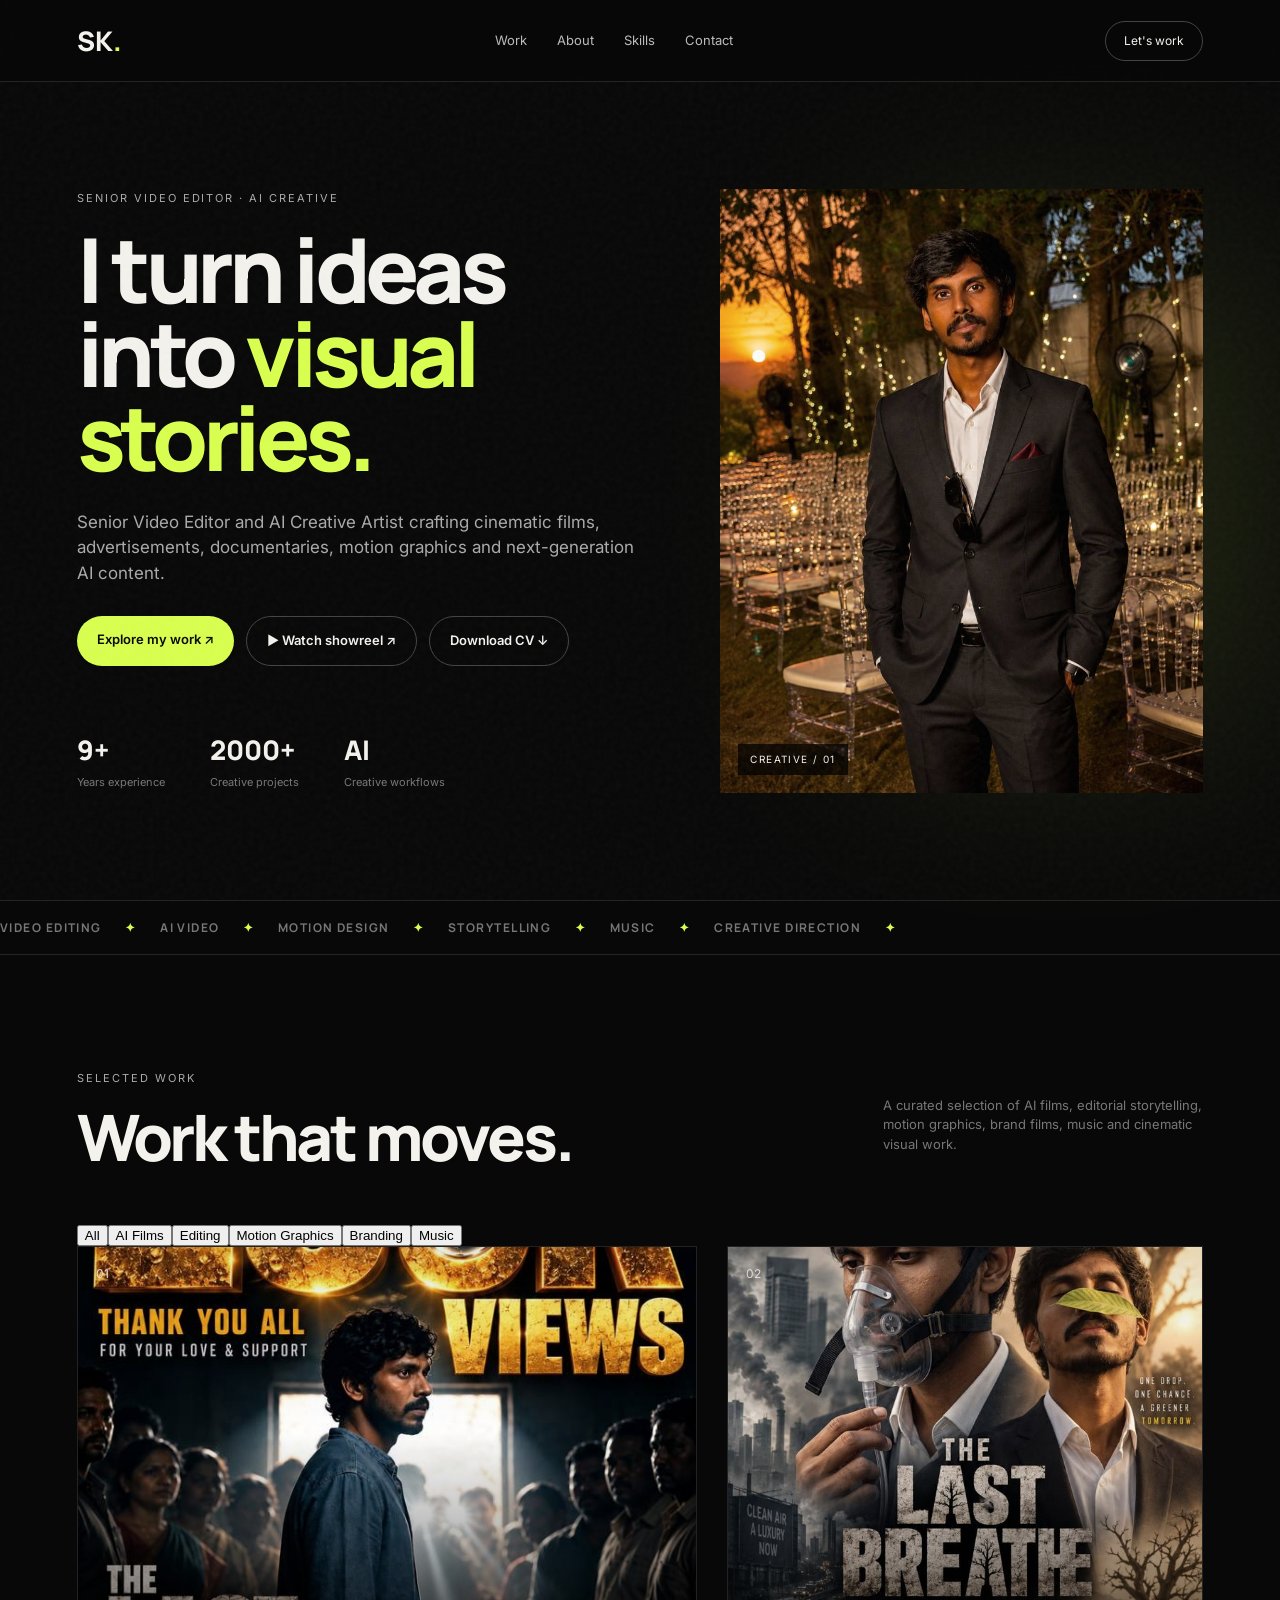
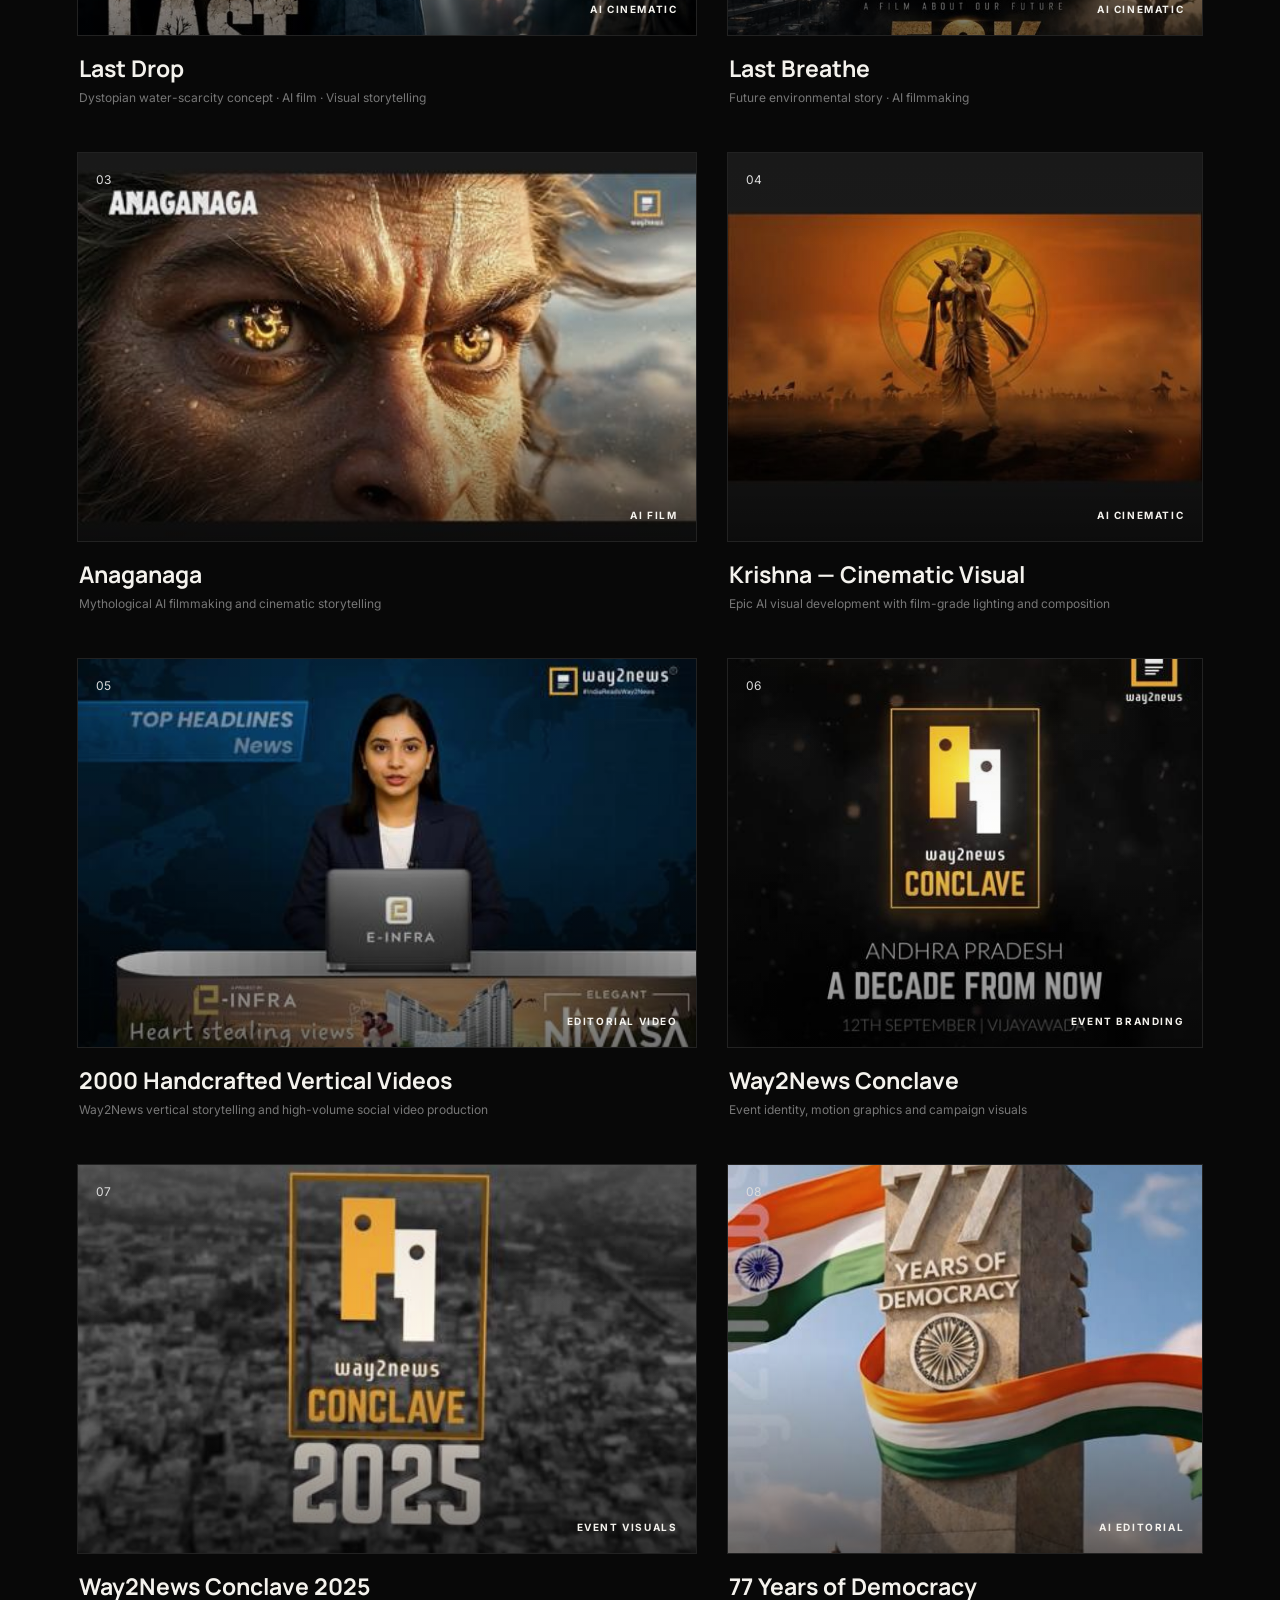
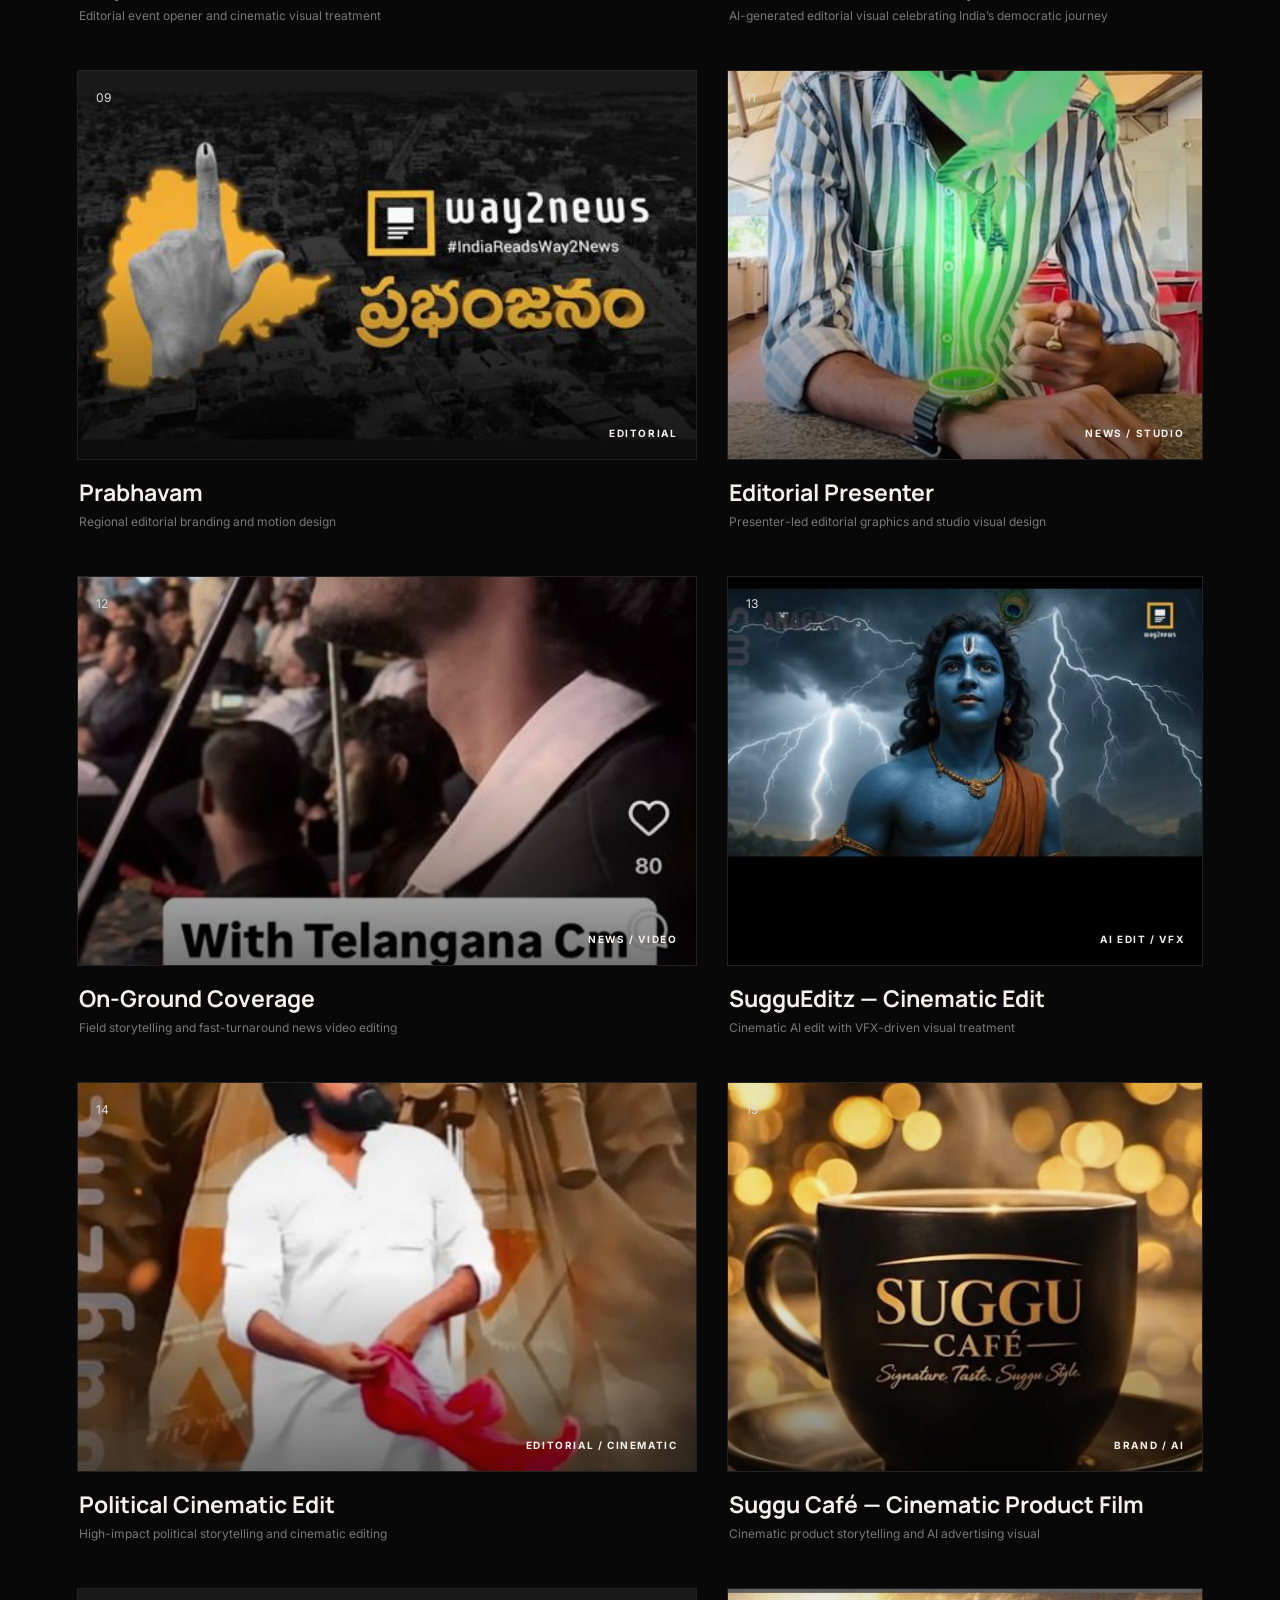
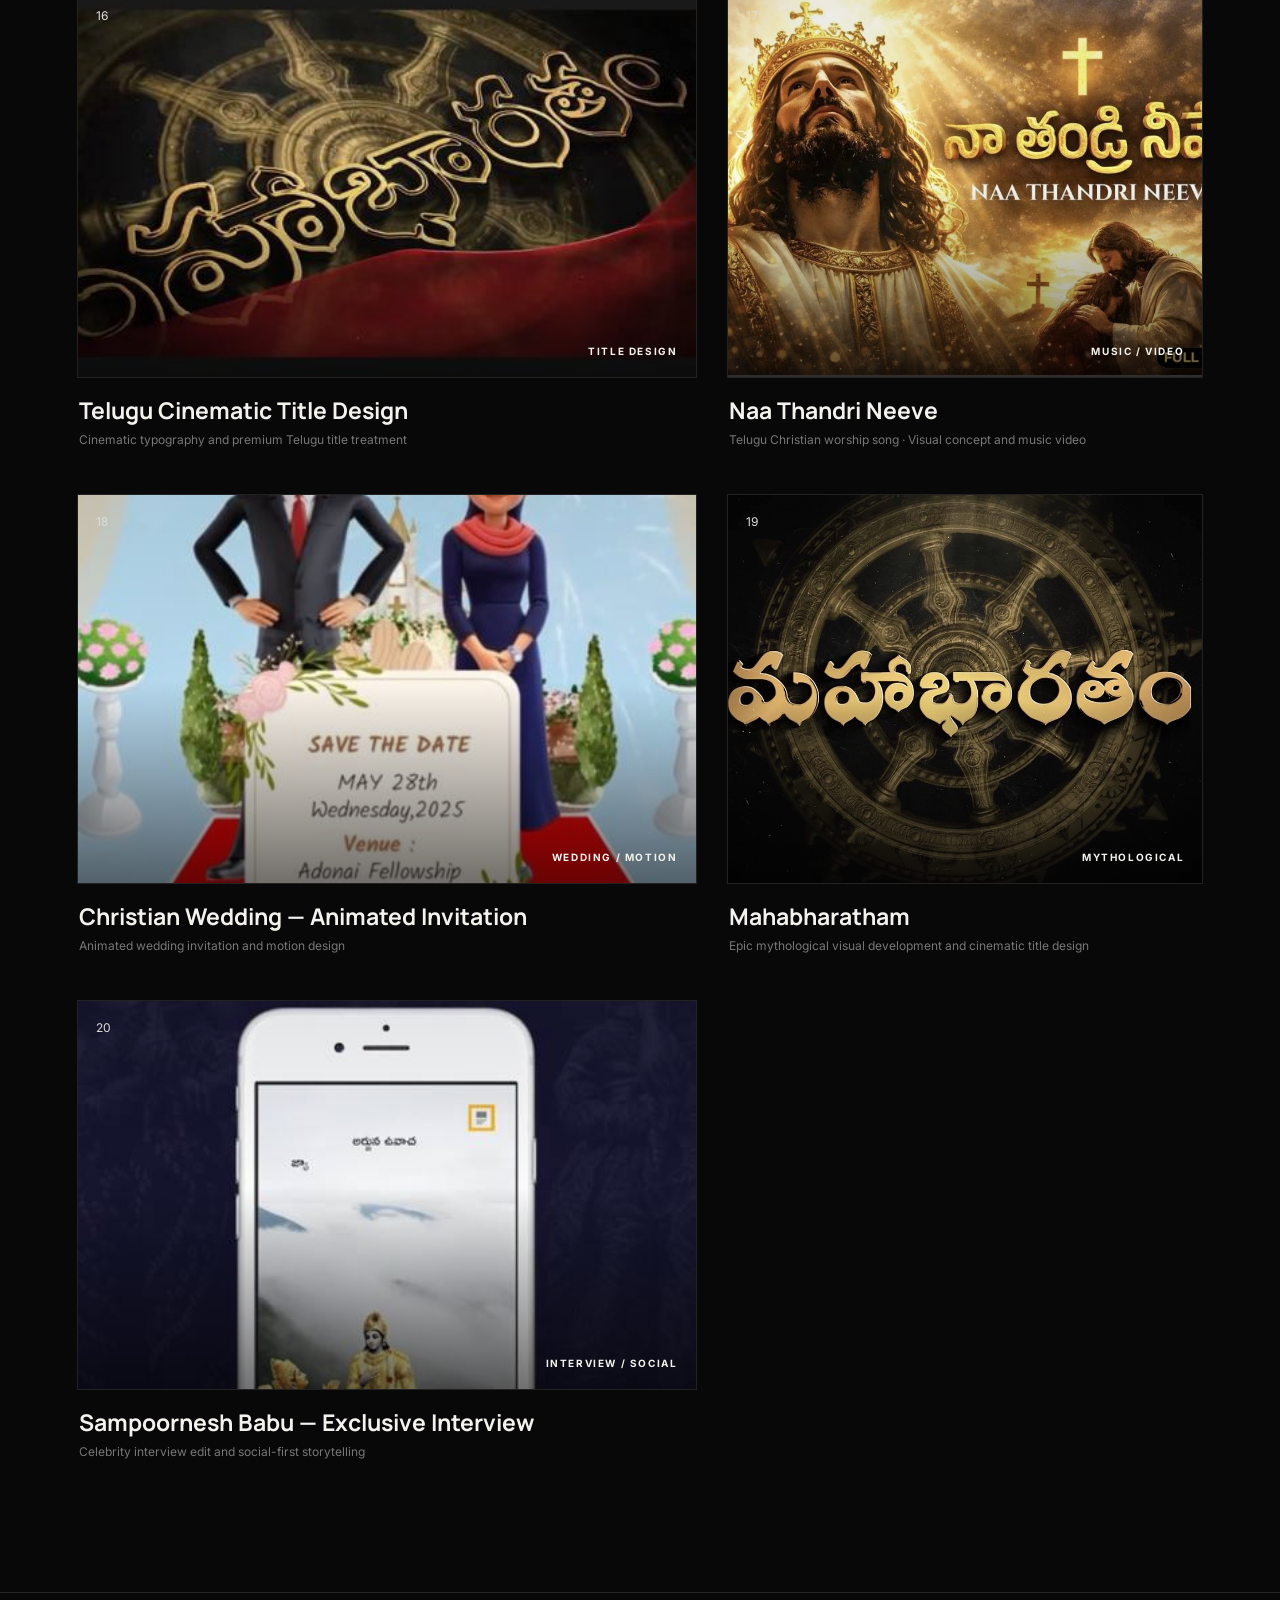
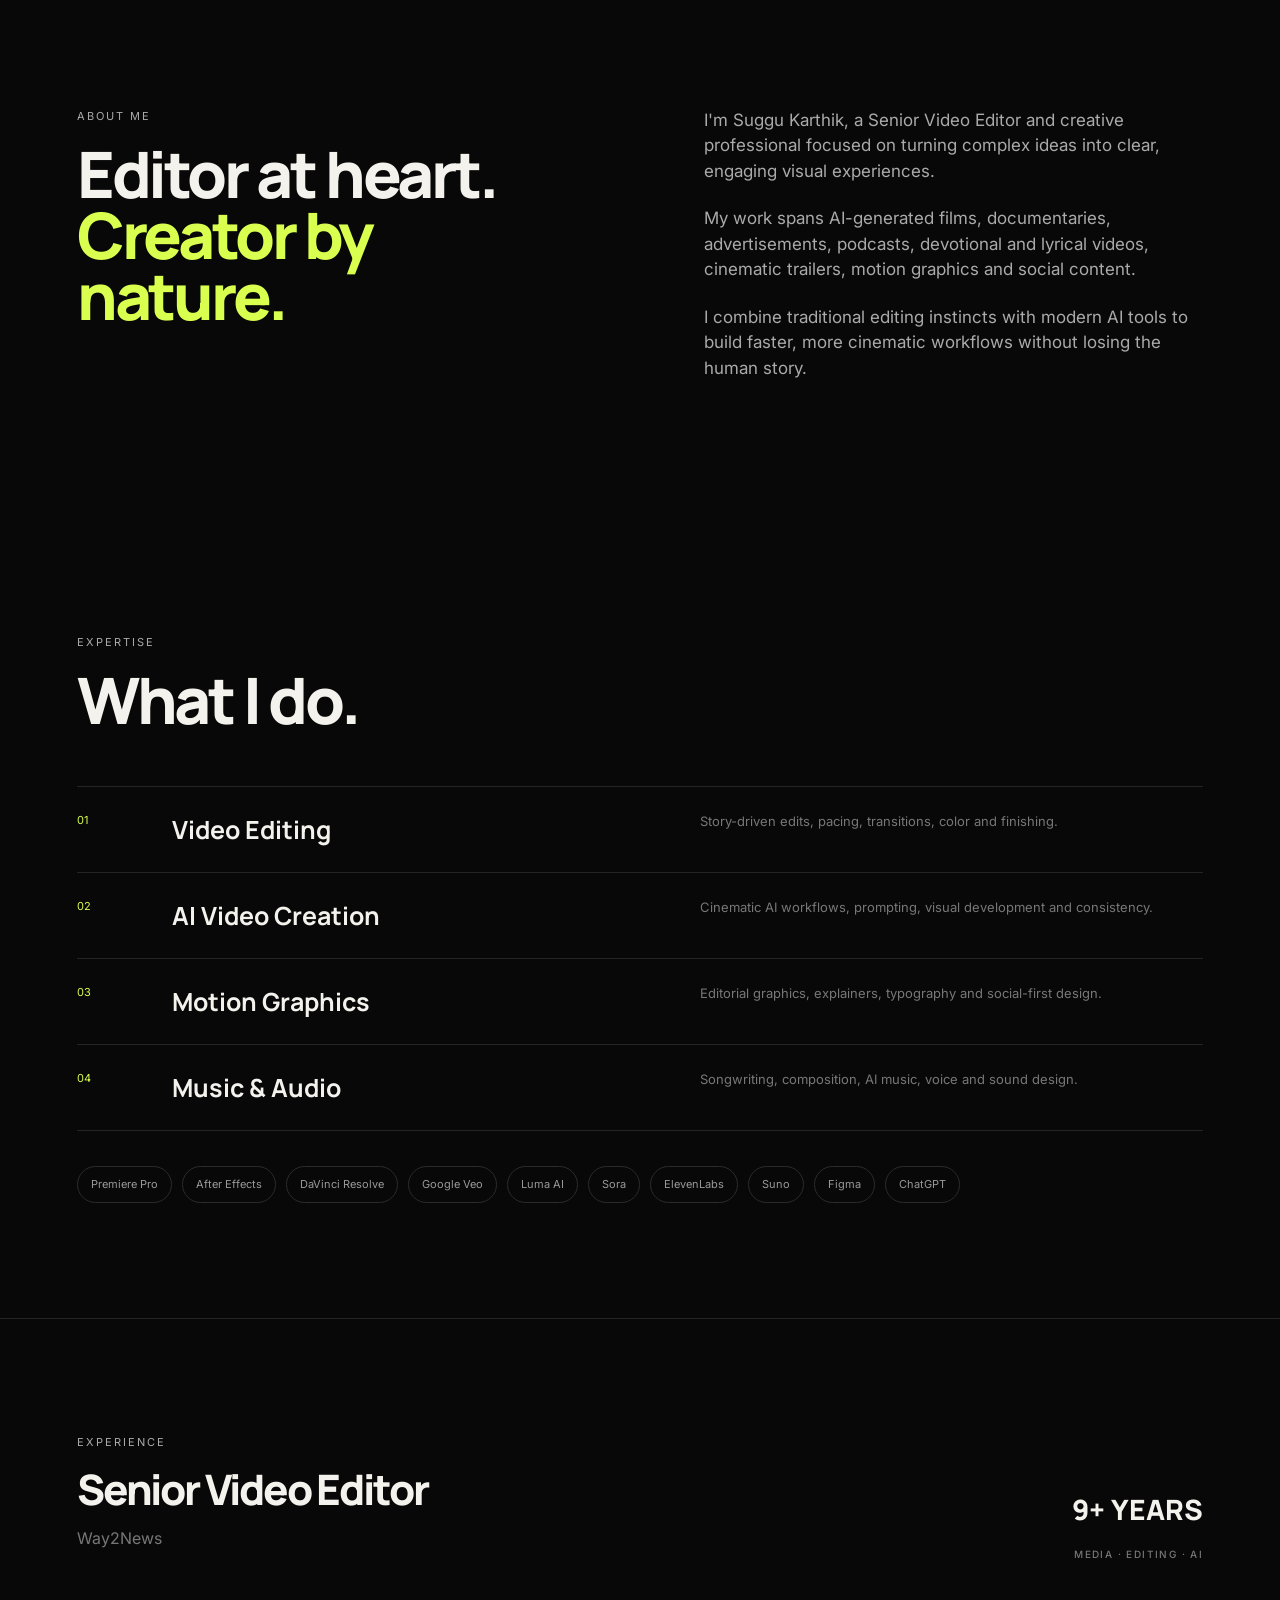
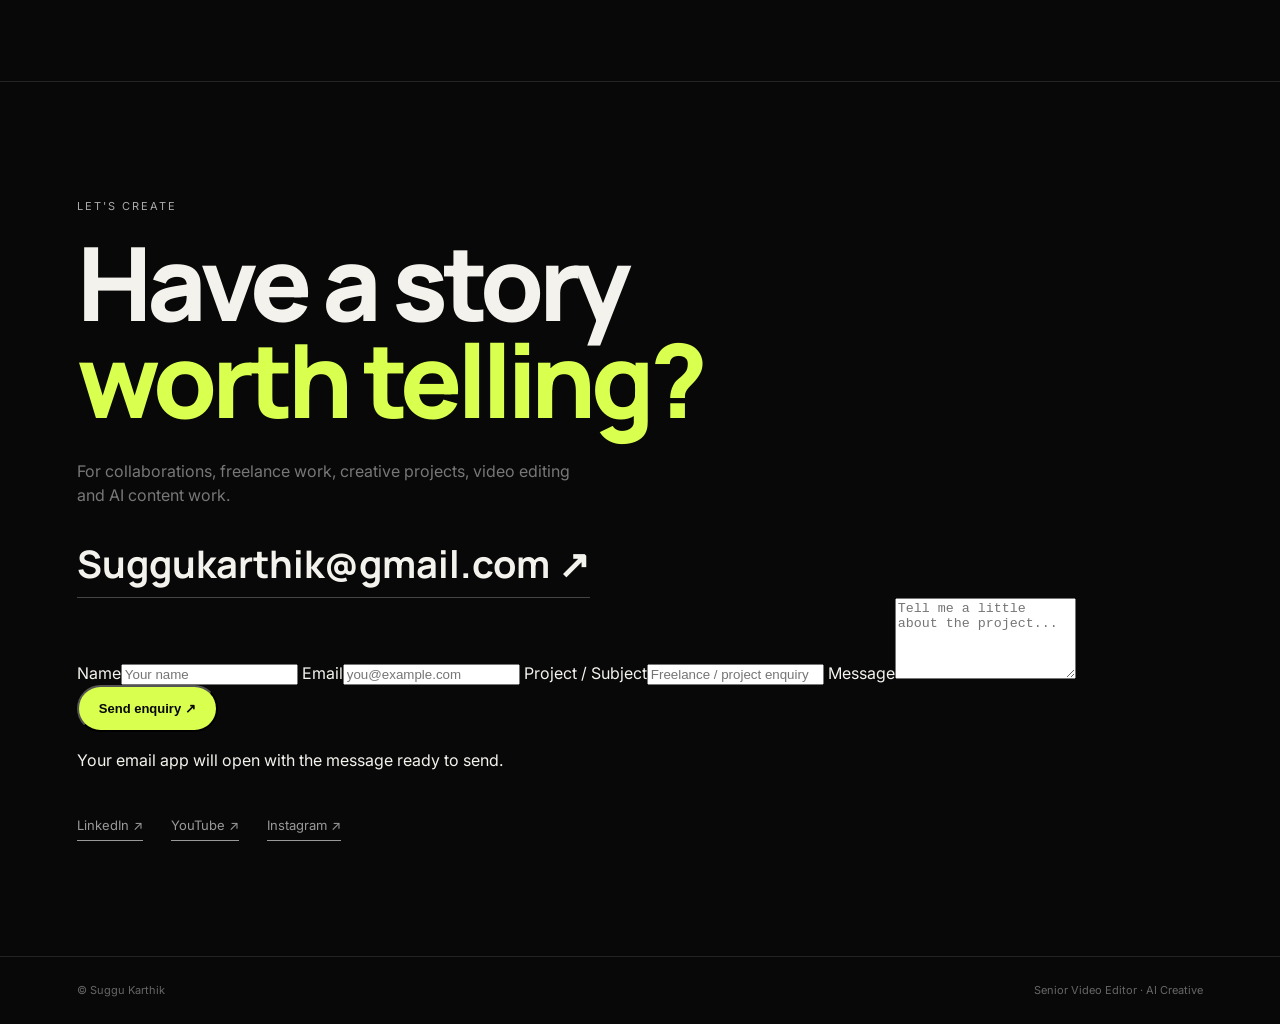
<file: index.html>
<!DOCTYPE html>
<html lang="en">
<head>
<meta charset="UTF-8"><meta name="viewport" content="width=device-width,initial-scale=1">
<meta name="description" content="Suggu Karthik — Senior Video Editor, AI Video Creator and Creative Artist based in Hyderabad. 9+ years of visual storytelling, editing, motion graphics and AI video production.">
<meta name="keywords" content="Suggu Karthik, Senior Video Editor, AI Video Creator, Video Editor Hyderabad, Motion Graphics Artist, Way2News, AI Video, Premiere Pro, After Effects">
<meta name="author" content="Suggu Karthik">
<meta name="robots" content="index, follow">
<link rel="canonical" href="https://suggu-portfolio.github.io/suggu-portfolio/">
<meta property="og:type" content="website">
<meta property="og:title" content="Suggu Karthik — Senior Video Editor & AI Video Creator">
<meta property="og:description" content="Portfolio of Suggu Karthik — Senior Video Editor, AI Video Creator and Creative Artist.">
<meta property="og:url" content="https://suggu-portfolio.github.io/suggu-portfolio/">
<meta property="og:image" content="https://suggu-portfolio.github.io/suggu-portfolio/assets/profile.jpg">
<meta name="twitter:card" content="summary_large_image">
<meta name="twitter:title" content="Suggu Karthik — Creative Portfolio">
<meta name="twitter:description" content="Senior Video Editor, AI Video Creator and Creative Artist.">
<meta name="twitter:image" content="https://suggu-portfolio.github.io/suggu-portfolio/assets/profile.jpg">
<title>Suggu Karthik — Creative Portfolio</title>
<link rel="preconnect" href="https://fonts.googleapis.com"><link rel="preconnect" href="https://fonts.gstatic.com" crossorigin>
<link href="https://fonts.googleapis.com/css2?family=Inter:wght@400;500;600;700;800&family=Manrope:wght@600;700;800&display=swap" rel="stylesheet">
<style>*{box-sizing:border-box}html{scroll-behavior:smooth}body{margin:0;background:#080808;color:#f4f2ed;font-family:Inter,Arial,sans-serif;line-height:1.5}a{color:inherit;text-decoration:none}.noise{position:fixed;inset:0;pointer-events:none;opacity:.035;background-image:url("data:image/svg+xml,%3Csvg viewBox='0 0 180 180' xmlns='http://www.w3.org/2000/svg'%3E%3Cfilter id='n'%3E%3CfeTurbulence type='fractalNoise' baseFrequency='.9' numOctaves='4' stitchTiles='stitch'/%3E%3C/filter%3E%3Crect width='100%25' height='100%25' filter='url(%23n)'/%3E%3C/svg%3E");z-index:10}
:root{--bg:#080808;--text:#f4f2ed;--muted:#999;--line:#242424;--accent:#d9ff4f}.nav{height:82px;padding:0 6vw;display:flex;align-items:center;justify-content:space-between;border-bottom:1px solid var(--line);position:sticky;top:0;background:rgba(8,8,8,.82);backdrop-filter:blur(18px);z-index:20}.logo{font:800 27px Manrope}.logo span{color:var(--accent)}nav{display:flex;gap:30px;color:#bbb;font-size:13px}nav a:hover,.socials a:hover{color:var(--accent)}.nav-cta{border:1px solid #444;border-radius:100px;padding:10px 18px;font-size:12px}
.hero{min-height:calc(100vh - 82px);padding:8vw 6vw;display:grid;grid-template-columns:1.08fr .92fr;gap:6vw;align-items:center}.eyebrow{font-size:11px;letter-spacing:.18em;color:#aaa;margin:0 0 20px}.hero h1{font:800 clamp(54px,7vw,110px)/.94 Manrope;letter-spacing:-.06em;margin:0;max-width:900px}.hero h1 em,.about h2 em,.contact h2 em{font-style:normal;color:var(--accent)}.lead{max-width:650px;color:#aaa;font-size:17px;margin:30px 0}.hero-actions{display:flex;gap:12px;flex-wrap:wrap}.button{padding:14px 20px;border-radius:100px;font-weight:600;font-size:13px}.primary{background:var(--accent);color:#080808}.ghost{border:1px solid #444}.stats{display:flex;gap:45px;margin-top:65px}.stats strong{display:block;font:800 27px Manrope}.stats span{color:#777;font-size:11px}.portrait-wrap{position:relative;max-width:560px;margin-left:auto}.portrait-wrap img{width:100%;display:block;position:relative;filter:saturate(.82) contrast(1.05)}.portrait-glow{position:absolute;width:80%;height:80%;background:var(--accent);filter:blur(110px);opacity:.12;right:-10%;top:10%}.portrait-tag{position:absolute;bottom:18px;left:18px;background:rgba(0,0,0,.75);padding:8px 12px;font-size:10px;letter-spacing:.14em}
.marquee{overflow:hidden;border-block:1px solid var(--line);padding:18px 0;white-space:nowrap;color:#777;font:700 12px Manrope;letter-spacing:.12em}.marquee div{display:inline-block;animation:scroll 28s linear infinite}.marquee span{color:var(--accent);margin:0 20px}@keyframes scroll{to{transform:translateX(-30%)}}
.section{padding:9vw 6vw}.section-head{display:flex;justify-content:space-between;gap:40px;align-items:end;margin-bottom:55px}.section h2,.about h2,.contact h2{font:800 clamp(40px,5vw,75px)/.95 Manrope;letter-spacing:-.05em;margin:0}.section-note{max-width:320px;color:#777;font-size:13px}.work-grid{display:grid;grid-template-columns:1.3fr 1fr;gap:30px}.project{min-width:0}.project-large{grid-row:span 2}.project-wide{grid-column:1/-1}.project-art{height:390px;position:relative;overflow:hidden;border:1px solid #222}.project-large .project-art{height:600px}.project-art:after{content:"";position:absolute;inset:0;background:linear-gradient(135deg,rgba(255,255,255,.08),transparent 45%,rgba(0,0,0,.5))}.art-water{background:radial-gradient(circle at 75% 20%,#c7a94d 0 4%,transparent 5%),linear-gradient(150deg,#0b1720,#163b4d 35%,#020304 70%)}.art-oxygen{background:radial-gradient(circle at 35% 35%,#dfe8ea 0 2%,transparent 12%),linear-gradient(145deg,#d7dce0,#67757b 40%,#111 80%)}.art-devotional{background:radial-gradient(circle at 50% 42%,#ffc85c 0 5%,#a65a1d 18%,transparent 36%),linear-gradient(150deg,#1a0d06,#7b3414 50%,#080604)}.art-editorial{background:linear-gradient(120deg,#1b1b1b 0 25%,#343434 25% 26%,#0d0d0d 26% 55%,#777 55% 56%,#111 56%)}.project-art span,.project-art b{position:absolute;z-index:2}.project-art span{top:18px;left:18px;font-size:12px;color:#ddd}.project-art b{right:18px;bottom:18px;font-size:10px;letter-spacing:.16em}.project-info{padding:16px 2px 10px}.project-info h3{margin:0;font:700 23px Manrope}.project-info p{margin:5px 0;color:#777;font-size:12px}
.about{display:grid;grid-template-columns:1fr 1fr;gap:10vw;border-top:1px solid var(--line)}.about-copy{max-width:620px;color:#aaa;font-size:17px}.about-copy p{margin:0 0 22px}.skill-list{border-top:1px solid var(--line)}.skill-list>div{display:grid;grid-template-columns:70px 1fr 1fr;gap:25px;padding:25px 0;border-bottom:1px solid var(--line);align-items:start}.skill-list span{color:var(--accent);font-size:11px}.skill-list strong{font:700 25px Manrope}.skill-list p{margin:0;color:#777;font-size:13px}.tools{display:flex;flex-wrap:wrap;gap:10px;margin-top:35px}.tools span{border:1px solid #2b2b2b;border-radius:100px;padding:9px 13px;color:#999;font-size:11px}.experience{border-top:1px solid var(--line)}.experience-row{display:flex;justify-content:space-between;align-items:end}.experience-row h2{font-size:42px}.experience-row p{color:#777}.experience-years{text-align:right;font:800 28px Manrope}.experience-years span{font:500 10px Inter;color:#777;letter-spacing:.14em}.contact{border-top:1px solid var(--line);min-height:75vh;display:flex;flex-direction:column;justify-content:center}.contact h2{font-size:clamp(55px,8vw,120px)}.contact>p:not(.eyebrow){color:#777;max-width:500px;margin:30px 0}.contact-link{font:700 clamp(20px,3vw,38px) Manrope;border-bottom:1px solid #444;width:max-content;padding-bottom:8px}.contact-link:hover{color:var(--accent)}.socials{display:flex;gap:25px;margin-top:45px;color:#999;font-size:13px}footer{border-top:1px solid var(--line);padding:25px 6vw;display:flex;justify-content:space-between;color:#666;font-size:11px}
@media(max-width:800px){.nav{height:68px;padding:0 5vw}.nav nav{display:none}.nav-cta{padding:8px 13px}.hero{grid-template-columns:1fr;padding:14vw 5vw;gap:55px}.hero h1{font-size:54px}.portrait-wrap{max-width:100%}.stats{gap:20px;justify-content:space-between}.stats strong{font-size:22px}.section{padding:18vw 5vw}.section-head,.about{display:block}.section-note{margin-top:20px}.work-grid{grid-template-columns:1fr;gap:25px}.project-large,.project-wide{grid-row:auto;grid-column:auto}.project-large .project-art,.project-art{height:430px}.about-copy{margin-top:45px}.skill-list>div{grid-template-columns:40px 1fr}.skill-list p{grid-column:2}.experience-row{display:block}.experience-years{text-align:left;margin-top:25px}footer{padding:22px 5vw}.contact-link{font-size:20px;word-break:break-word}}

.real-work .project-art{background:#111;overflow:hidden}
.real-work .project-photo img{width:100%;height:100%;object-fit:cover;display:block;transition:transform .7s cubic-bezier(.2,.7,.2,1),filter .7s ease;filter:saturate(.9)}
.real-work .project:hover .project-photo img{transform:scale(1.045);filter:saturate(1.08)}
.real-work .project-photo:after,.real-work .project-video:after{content:"";position:absolute;inset:0;background:linear-gradient(180deg,rgba(0,0,0,.08),transparent 48%,rgba(0,0,0,.55))}
.real-work .project-video video{width:100%;height:100%;object-fit:cover;display:block}
.real-work .project-art span,.real-work .project-art b{z-index:3}
.cv-link{color:var(--accent)!important}
@media(max-width:800px){.real-work .project-large .project-art,.real-work .project-art{height:430px}}

.selected-work-section{padding-top:7rem}
.selected-work-section .section-head{display:grid;grid-template-columns:1.15fr .85fr;gap:4rem;align-items:end;margin-bottom:3rem}
.selected-work-section h2{font-size:clamp(3rem,7vw,7rem);line-height:.9;margin:.6rem 0}
.selected-work-section h2 em{font-style:normal;color:var(--accent)}
.expanded-work{grid-template-columns:repeat(2,minmax(0,1fr))}
.expanded-work .project-art{height:520px}
@media(max-width:800px){
  .selected-work-section .section-head{grid-template-columns:1fr;gap:1rem}
  .expanded-work{grid-template-columns:1fr}
  .expanded-work .project-art{height:440px}
}

.project-photo img{display:block;width:100%;height:100%;object-fit:cover;transition:transform .6s cubic-bezier(.2,.7,.2,1)}
.project:hover .project-photo img{transform:scale(1.035)}
.socials{display:flex;gap:28px;flex-wrap:wrap;margin-top:28px}
.socials a{color:inherit;text-decoration:none;border-bottom:1px solid currentColor;padding-bottom:5px}
@media(max-width:800px){.nav nav{display:none}.hero{grid-template-columns:1fr}.portrait-wrap{order:-1}.work-grid{grid-template-columns:1fr!important}.project-large,.project-wide{grid-column:auto!important}.stats{grid-template-columns:1fr 1fr}.section-head{display:block}.section-note{margin-top:18px}.socials{gap:18px}}
</style>
<script type="application/ld+json">{"@context":"https://schema.org","@type":"Person","name":"Suggu Karthik","jobTitle":"Senior Video Editor","url":"https://suggu-portfolio.github.io/suggu-portfolio/","email":"mailto:Suggukarthik@gmail.com","sameAs":["https://in.linkedin.com/in/suggu-karthik-877ab2207","https://www.instagram.com/reel/DbGcvSLoEzR/","https://www.youtube.com/channel/UCVB6SY7SNkk5Vnqf_Yr53yg"],"knowsAbout":["Video Editing","AI Video Creation","Motion Graphics","Creative Direction","Premiere Pro","After Effects","DaVinci Resolve"]}</script></head>
<body><div class="noise"></div>
<header class="nav"><a class="logo" href="#top">SK<span>.</span></a>
<nav><a href="#work">Work</a><a href="#about">About</a><a href="#skills">Skills</a><a href="#contact">Contact</a></nav>
<a class="nav-cta" href="#contact">Let's work</a></header>
<main id="top">
<section class="hero"><div class="hero-copy"><p class="eyebrow">SENIOR VIDEO EDITOR · AI CREATIVE</p>
<h1>I turn ideas into <em>visual stories.</em></h1>
<p class="lead">Senior Video Editor and AI Creative Artist crafting cinematic films, advertisements, documentaries, motion graphics and next-generation AI content.</p>
<div class="hero-actions"><a class="button primary" href="#work">Explore my work <span>↗</span></a>
<a class="button ghost" href="https://www.instagram.com/reel/DbGcvSLoEzR/?stkn=Y3hmNG1ocXl2amNw" target="_blank" rel="noopener">▶ Watch showreel ↗</a>
<a class="button ghost" href="assets/suggu-karthik-cv.pdf" target="_blank" rel="noopener" download>Download CV ↓</a></div>
<div class="stats"><div><strong>9+</strong><span>Years experience</span></div><div><strong>2000+</strong><span>Creative projects</span></div><div><strong>AI</strong><span>Creative workflows</span></div></div></div>
<div class="portrait-wrap"><div class="portrait-glow"></div><img src="assets/profile.jpg" alt="Suggu Karthik"><div class="portrait-tag">CREATIVE / 01</div></div></section>
<section class="marquee"><div>VIDEO EDITING <span>✦</span> AI VIDEO <span>✦</span> MOTION DESIGN <span>✦</span> STORYTELLING <span>✦</span> MUSIC <span>✦</span> CREATIVE DIRECTION <span>✦</span></div></section>
<section id="work" class="section"><div class="section-head"><div><p class="eyebrow">SELECTED WORK</p><h2>Work that moves.</h2></div>
<p class="section-note">A curated selection of AI films, editorial storytelling, motion graphics, brand films, music and cinematic visual work.</p></div>
<div class="portfolio-filters" aria-label="Portfolio filters"><button class="filter-btn active" data-filter="all">All</button><button class="filter-btn" data-filter="ai">AI Films</button><button class="filter-btn" data-filter="editorial">Editing</button><button class="filter-btn" data-filter="motion">Motion Graphics</button><button class="filter-btn" data-filter="brand">Branding</button><button class="filter-btn" data-filter="music">Music</button></div><div class="work-grid real-work"><article class="project project-card" data-category="ai"><a href="assets/last-drop.jpg" target="_blank" rel="noopener"><div class="project-art project-photo"><img loading="lazy" src="assets/last-drop.jpg" alt="Last Drop"><span>01</span><b>AI CINEMATIC</b></div></a><div class="project-info"><h3>Last Drop</h3><p>Dystopian water-scarcity concept · AI film · Visual storytelling</p></div></article><article class="project project-card" data-category="ai"><a href="assets/last-breathe.jpg" target="_blank" rel="noopener"><div class="project-art project-photo"><img loading="lazy" src="assets/last-breathe.jpg" alt="Last Breathe"><span>02</span><b>AI CINEMATIC</b></div></a><div class="project-info"><h3>Last Breathe</h3><p>Future environmental story · AI filmmaking</p></div></article><article class="project project-card" data-category="ai"><a href="assets/anaganaga-ai-film.jpg" target="_blank" rel="noopener"><div class="project-art project-photo"><img loading="lazy" src="assets/anaganaga-ai-film.jpg" alt="Anaganaga"><span>03</span><b>AI FILM</b></div></a><div class="project-info"><h3>Anaganaga</h3><p>Mythological AI filmmaking and cinematic storytelling</p></div></article><article class="project project-card" data-category="ai"><a href="assets/krishna-cinematic.jpg" target="_blank" rel="noopener"><div class="project-art project-photo"><img loading="lazy" src="assets/krishna-cinematic.jpg" alt="Krishna — Cinematic Visual"><span>04</span><b>AI CINEMATIC</b></div></a><div class="project-info"><h3>Krishna — Cinematic Visual</h3><p>Epic AI visual development with film-grade lighting and composition</p></div></article><article class="project project-card" data-category="editorial"><a href="assets/way2news-2000-vertical-videos.jpg" target="_blank" rel="noopener"><div class="project-art project-photo"><img loading="lazy" src="assets/way2news-2000-vertical-videos.jpg" alt="2000 Handcrafted Vertical Videos"><span>05</span><b>EDITORIAL VIDEO</b></div></a><div class="project-info"><h3>2000 Handcrafted Vertical Videos</h3><p>Way2News vertical storytelling and high-volume social video production</p></div></article><article class="project project-card" data-category="brand"><a href="assets/way2news-conclave.jpg" target="_blank" rel="noopener"><div class="project-art project-photo"><img loading="lazy" src="assets/way2news-conclave.jpg" alt="Way2News Conclave"><span>06</span><b>EVENT BRANDING</b></div></a><div class="project-info"><h3>Way2News Conclave</h3><p>Event identity, motion graphics and campaign visuals</p></div></article><article class="project project-card" data-category="brand"><a href="assets/way2news-conclave-2025.jpg" target="_blank" rel="noopener"><div class="project-art project-photo"><img loading="lazy" src="assets/way2news-conclave-2025.jpg" alt="Way2News Conclave 2025"><span>07</span><b>EVENT VISUALS</b></div></a><div class="project-info"><h3>Way2News Conclave 2025</h3><p>Editorial event opener and cinematic visual treatment</p></div></article><article class="project project-card" data-category="editorial"><a href="assets/democracy-77-years.jpg" target="_blank" rel="noopener"><div class="project-art project-photo"><img loading="lazy" src="assets/democracy-77-years.jpg" alt="77 Years of Democracy"><span>08</span><b>AI EDITORIAL</b></div></a><div class="project-info"><h3>77 Years of Democracy</h3><p>AI-generated editorial visual celebrating India’s democratic journey</p></div></article><article class="project project-card" data-category="editorial"><a href="assets/way2news-prabhavam.jpg" target="_blank" rel="noopener"><div class="project-art project-photo"><img loading="lazy" src="assets/way2news-prabhavam.jpg" alt="Prabhavam"><span>09</span><b>EDITORIAL</b></div></a><div class="project-info"><h3>Prabhavam</h3><p>Regional editorial branding and motion design</p></div></article><article class="project project-card" data-category="motion"><a href="assets/way2news-editorial-presenter-2.jpg" target="_blank" rel="noopener"><div class="project-art project-photo"><img loading="lazy" src="assets/way2news-editorial-presenter-2.jpg" alt="Editorial Presenter"><span>11</span><b>NEWS / STUDIO</b></div></a><div class="project-info"><h3>Editorial Presenter</h3><p>Presenter-led editorial graphics and studio visual design</p></div></article><article class="project project-card" data-category="editorial"><a href="assets/way2news-revanth-reddy-on-ground.jpg" target="_blank" rel="noopener"><div class="project-art project-photo"><img loading="lazy" src="assets/way2news-revanth-reddy-on-ground.jpg" alt="On-Ground Coverage"><span>12</span><b>NEWS / VIDEO</b></div></a><div class="project-info"><h3>On-Ground Coverage</h3><p>Field storytelling and fast-turnaround news video editing</p></div></article><article class="project project-card" data-category="motion"><a href="assets/suggue-editz-cinematic.jpg" target="_blank" rel="noopener"><div class="project-art project-photo"><img loading="lazy" src="assets/suggue-editz-cinematic.jpg" alt="SugguEditz — Cinematic Edit"><span>13</span><b>AI EDIT / VFX</b></div></a><div class="project-info"><h3>SugguEditz — Cinematic Edit</h3><p>Cinematic AI edit with VFX-driven visual treatment</p></div></article><article class="project project-card" data-category="editorial"><a href="assets/political-cinematic-edit.jpg" target="_blank" rel="noopener"><div class="project-art project-photo"><img loading="lazy" src="assets/political-cinematic-edit.jpg" alt="Political Cinematic Edit"><span>14</span><b>EDITORIAL / CINEMATIC</b></div></a><div class="project-info"><h3>Political Cinematic Edit</h3><p>High-impact political storytelling and cinematic editing</p></div></article><article class="project project-card" data-category="brand"><a href="assets/suggu-cafe-cinematic.jpg" target="_blank" rel="noopener"><div class="project-art project-photo"><img loading="lazy" src="assets/suggu-cafe-cinematic.jpg" alt="Suggu Café — Cinematic Product Film"><span>15</span><b>BRAND / AI</b></div></a><div class="project-info"><h3>Suggu Café — Cinematic Product Film</h3><p>Cinematic product storytelling and AI advertising visual</p></div></article><article class="project project-card" data-category="motion"><a href="assets/telugu-title-design.jpg" target="_blank" rel="noopener"><div class="project-art project-photo"><img loading="lazy" src="assets/telugu-title-design.jpg" alt="Telugu Cinematic Title Design"><span>16</span><b>TITLE DESIGN</b></div></a><div class="project-info"><h3>Telugu Cinematic Title Design</h3><p>Cinematic typography and premium Telugu title treatment</p></div></article><article class="project project-card" data-category="music"><a href="assets/christian-song.jpg" target="_blank" rel="noopener"><div class="project-art project-photo"><img loading="lazy" src="assets/christian-song.jpg" alt="Naa Thandri Neeve"><span>17</span><b>MUSIC / VIDEO</b></div></a><div class="project-info"><h3>Naa Thandri Neeve</h3><p>Telugu Christian worship song · Visual concept and music video</p></div></article><article class="project project-card" data-category="motion"><a href="assets/christian-wedding-invitation-animation.jpg" target="_blank" rel="noopener"><div class="project-art project-photo"><img loading="lazy" src="assets/christian-wedding-invitation-animation.jpg" alt="Christian Wedding — Animated Invitation"><span>18</span><b>WEDDING / MOTION</b></div></a><div class="project-info"><h3>Christian Wedding — Animated Invitation</h3><p>Animated wedding invitation and motion design</p></div></article><article class="project project-card" data-category="ai"><a href="assets/mahabharatham.jpg" target="_blank" rel="noopener"><div class="project-art project-photo"><img loading="lazy" src="assets/mahabharatham.jpg" alt="Mahabharatham"><span>19</span><b>MYTHOLOGICAL</b></div></a><div class="project-info"><h3>Mahabharatham</h3><p>Epic mythological visual development and cinematic title design</p></div></article><article class="project project-card" data-category="editorial"><a href="assets/sampornesh-babu-interview.jpg" target="_blank" rel="noopener"><div class="project-art project-photo"><img loading="lazy" src="assets/sampornesh-babu-interview.jpg" alt="Sampoornesh Babu — Exclusive Interview"><span>20</span><b>INTERVIEW / SOCIAL</b></div></a><div class="project-info"><h3>Sampoornesh Babu — Exclusive Interview</h3><p>Celebrity interview edit and social-first storytelling</p></div></article></div></section>
<section id="about" class="about section"><div><p class="eyebrow">ABOUT ME</p><h2>Editor at heart.<br><em>Creator by nature.</em></h2></div>
<div class="about-copy"><p>I'm Suggu Karthik, a Senior Video Editor and creative professional focused on turning complex ideas into clear, engaging visual experiences.</p>
<p>My work spans AI-generated films, documentaries, advertisements, podcasts, devotional and lyrical videos, cinematic trailers, motion graphics and social content.</p>
<p>I combine traditional editing instincts with modern AI tools to build faster, more cinematic workflows without losing the human story.</p></div></section>
<section id="skills" class="section skills"><div class="section-head"><div><p class="eyebrow">EXPERTISE</p><h2>What I do.</h2></div></div>
<div class="skill-list"><div><span>01</span><strong>Video Editing</strong><p>Story-driven edits, pacing, transitions, color and finishing.</p></div>
<div><span>02</span><strong>AI Video Creation</strong><p>Cinematic AI workflows, prompting, visual development and consistency.</p></div>
<div><span>03</span><strong>Motion Graphics</strong><p>Editorial graphics, explainers, typography and social-first design.</p></div>
<div><span>04</span><strong>Music & Audio</strong><p>Songwriting, composition, AI music, voice and sound design.</p></div></div>
<div class="tools"><span>Premiere Pro</span><span>After Effects</span><span>DaVinci Resolve</span><span>Google Veo</span><span>Luma AI</span><span>Sora</span><span>ElevenLabs</span><span>Suno</span><span>Figma</span><span>ChatGPT</span></div></section>
<section class="experience section"><p class="eyebrow">EXPERIENCE</p><div class="experience-row"><div><h2>Senior Video Editor</h2><p>Way2News</p></div><div class="experience-years">9+ YEARS<br><span>MEDIA · EDITING · AI</span></div></div></section>
<section id="contact" class="contact section"><p class="eyebrow">LET'S CREATE</p><h2>Have a story<br><em>worth telling?</em></h2>
<p>For collaborations, freelance work, creative projects, video editing and AI content work.</p>
<a class="contact-link" href="mailto:Suggukarthik@gmail.com">Suggukarthik@gmail.com <span>↗</span></a>
<form class="contact-form" id="contactForm">
<label>Name<input name="name" type="text" placeholder="Your name" required></label>
<label>Email<input name="email" type="email" placeholder="you@example.com" required></label>
<label>Project / Subject<input name="subject" type="text" placeholder="Freelance / project enquiry" required></label>
<label>Message<textarea name="message" rows="5" placeholder="Tell me a little about the project..." required></textarea></label>
<button class="button primary" type="submit">Send enquiry ↗</button>
<p class="form-note">Your email app will open with the message ready to send.</p>
</form>
<div class="socials"><a href="https://in.linkedin.com/in/suggu-karthik-877ab2207" target="_blank">LinkedIn ↗</a>
<a href="https://www.youtube.com/channel/UCVB6SY7SNkk5Vnqf_Yr53yg" target="_blank">YouTube ↗</a>
<a href="https://www.instagram.com/reel/DbGcvSLoEzR/?stkn=Y3hmNG1ocXl2amNw" target="_blank">Instagram ↗</a></div></section>
</main><footer><span>© Suggu Karthik</span><span>Senior Video Editor · AI Creative</span></footer>
</body></html>
</file>
